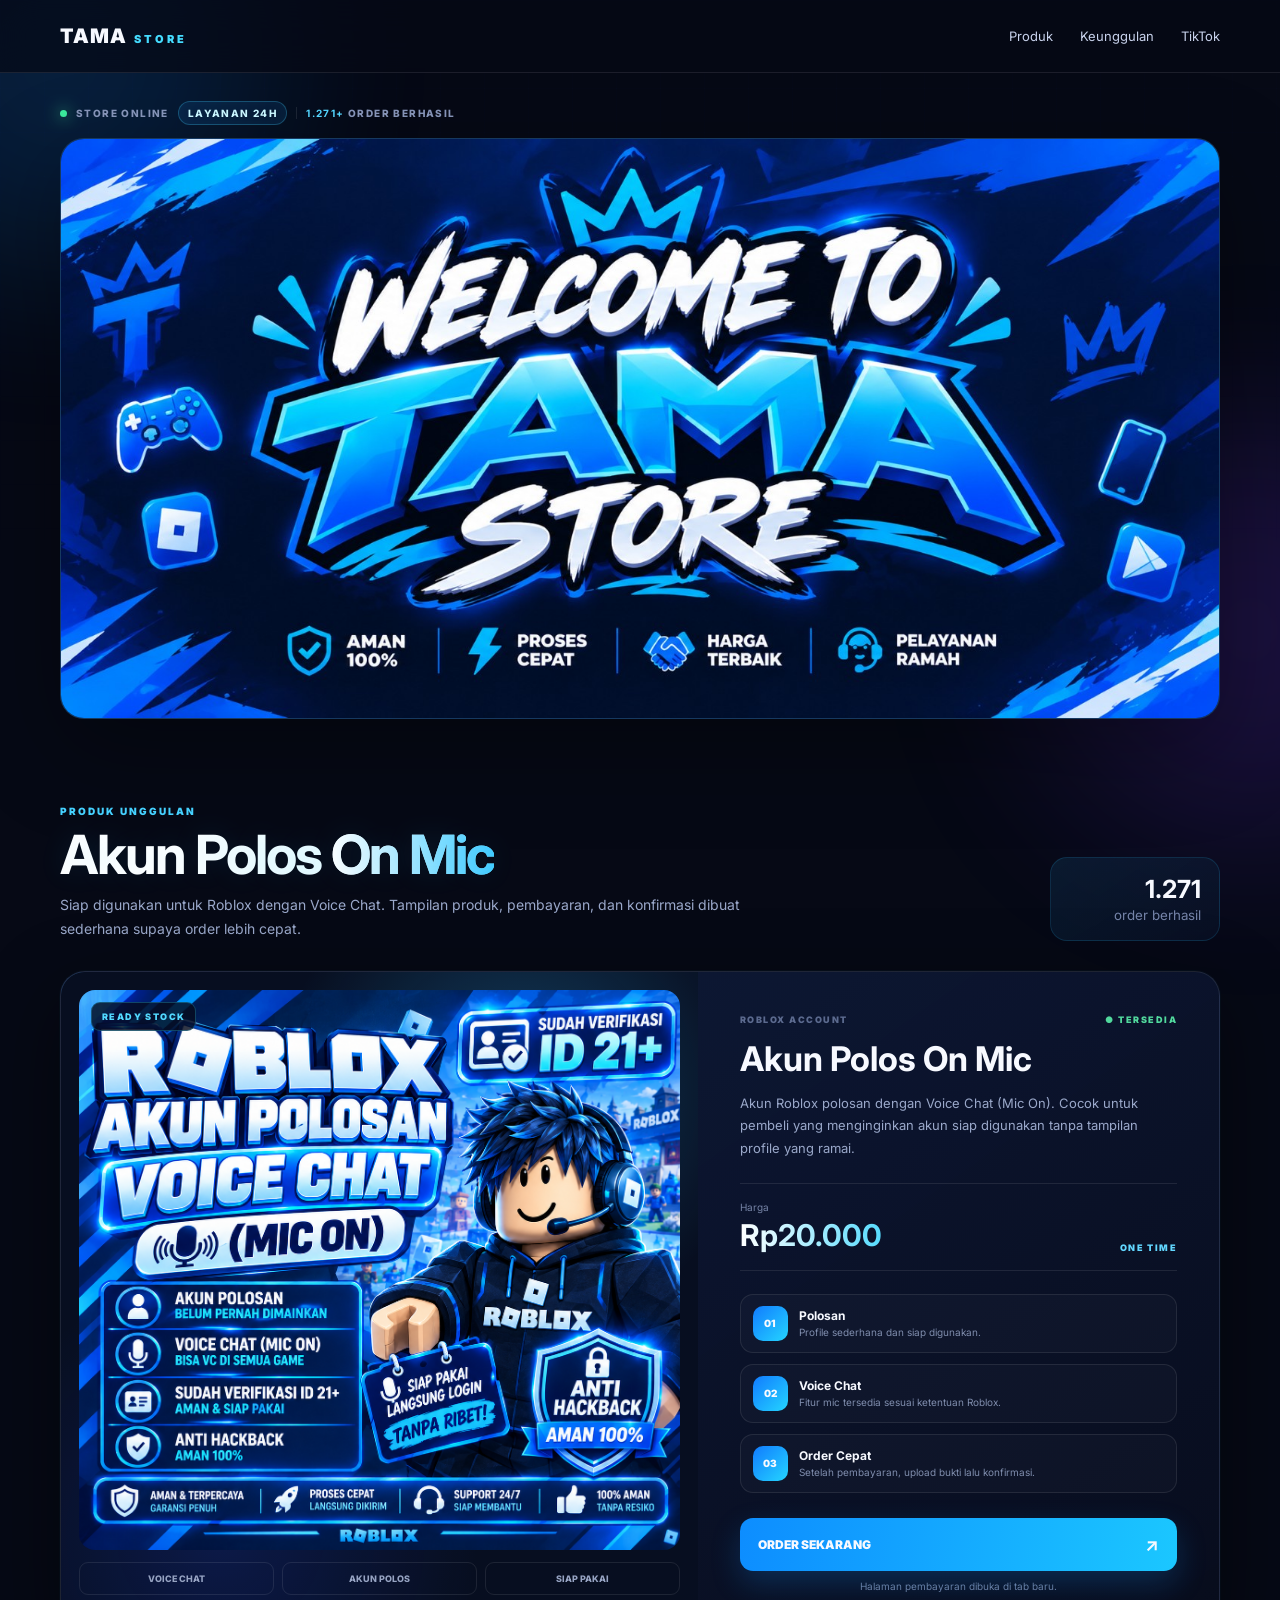
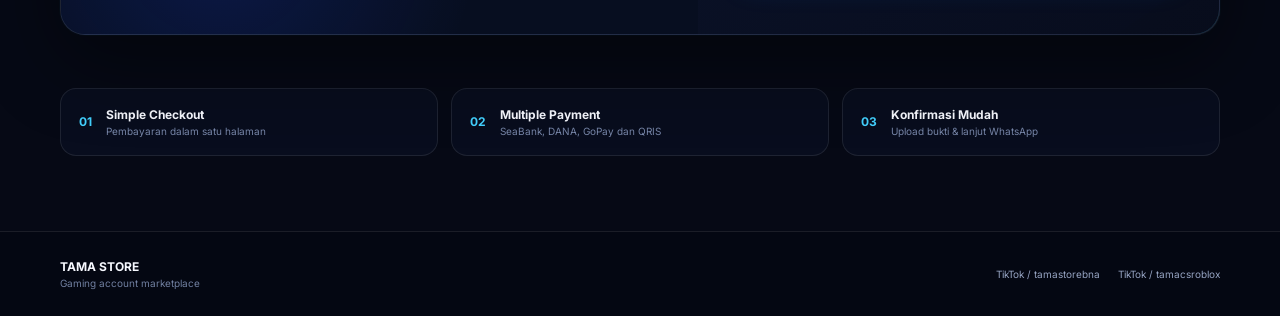
<file: index.html>
<!doctype html>
<html lang="id">
<head>
  <meta charset="utf-8">
  <meta name="viewport" content="width=device-width,initial-scale=1">
  <meta name="theme-color" content="#070b1a">
  <meta name="description" content="TAMA STORE — Akun Roblox Polos On Mic">
  <title>TAMA STORE — Akun Polos On Mic</title>
  <link rel="preconnect" href="https://fonts.googleapis.com">
  <link rel="preconnect" href="https://fonts.gstatic.com" crossorigin>
  <link href="https://fonts.googleapis.com/css2?family=Inter:wght@400;500;600;700;800;900&display=swap" rel="stylesheet">
  <link rel="stylesheet" href="style.css">
</head>
<body>
<div class="bg-orb orb-a"></div><div class="bg-orb orb-b"></div><div class="bg-grid"></div>

<header class="topbar">
  <div class="container topbar-in">
    <a class="wordmark" href="index.html" aria-label="TAMA STORE">
      <span class="wordmark-main">TAMA</span><span class="wordmark-sub">STORE</span>
    </a>
    <div class="desktop-nav">
      <a href="#produk">Produk</a><a href="#keunggulan">Keunggulan</a>
      <a href="https://www.tiktok.com/@tamastorebna" target="_blank" rel="noopener">TikTok</a>
    </div>
    <button class="hamburger" id="menuBtn" aria-label="Buka menu" aria-expanded="false">
      <i></i><i></i><i></i>
    </button>
  </div>
  <nav class="mobile-menu" id="mobileMenu">
    <a href="#produk">Produk</a>
    <a href="#keunggulan">Keunggulan</a>
    <a href="https://www.tiktok.com/@tamastorebna" target="_blank" rel="noopener">TikTok @tamastorebna</a>
    <a href="https://www.tiktok.com/@tamacsroblox" target="_blank" rel="noopener">TikTok @tamacsroblox</a>
    <a href="order.html" target="_blank" rel="noopener">Pembayaran</a>
  </nav>
</header>

<main>
  <section class="container hero">
    <div class="hero-meta">
      <span class="live-dot"></span>
      <span>STORE ONLINE</span>
      <span class="service-24">LAYANAN 24H</span>
      <span class="meta-divider"></span>
      <span><b>1.271+</b> order berhasil</span>
    </div>
    <div class="banner-frame">
      <img src="assets/banner.png" alt="TAMA STORE" class="hero-banner">
    </div>
  </section>

  <section class="container product-section" id="produk">
    <div class="section-kicker">PRODUK UNGGULAN</div>
    <div class="section-head">
      <div>
        <h1 class="animated-title">Akun Polos <span>On Mic</span></h1>
        <p>Siap digunakan untuk Roblox dengan Voice Chat. Tampilan produk, pembayaran, dan konfirmasi dibuat sederhana supaya order lebih cepat.</p>
      </div>
      <div class="order-stat"><strong>1.271</strong><small>order berhasil</small></div>
    </div>

    <article class="product-grid">
      <div class="product-visual">
        <div class="product-badge">READY STOCK</div>
        <img src="assets/product.png" alt="Roblox Akun Polosan Voice Chat">
        <div class="visual-strip">
          <span>VOICE CHAT</span><span>AKUN POLOS</span><span>SIAP PAKAI</span>
        </div>
      </div>
      <div class="product-copy">
        <div class="copy-top">
          <span class="mini-label">ROBLOX ACCOUNT</span>
          <span class="rating">● TERSEDIA</span>
        </div>
        <h2>Akun Polos On Mic</h2>
        <p class="copy-desc">Akun Roblox polosan dengan Voice Chat (Mic On). Cocok untuk pembeli yang menginginkan akun siap digunakan tanpa tampilan profile yang ramai.</p>

        <div class="price-box">
          <div><small>Harga</small><strong>Rp20.000</strong></div>
          <span>ONE TIME</span>
        </div>

        <div class="feature-list" id="keunggulan">
          <div><div class="feature-icon">01</div><div><b>Polosan</b><small>Profile sederhana dan siap digunakan.</small></div></div>
          <div><div class="feature-icon">02</div><div><b>Voice Chat</b><small>Fitur mic tersedia sesuai ketentuan Roblox.</small></div></div>
          <div><div class="feature-icon">03</div><div><b>Order Cepat</b><small>Setelah pembayaran, upload bukti lalu konfirmasi.</small></div></div>
        </div>

        <a href="order.html" target="_blank" rel="noopener" class="primary-btn">
          <span>ORDER SEKARANG</span><b>↗</b>
        </a>
        <div class="microcopy">Halaman pembayaran dibuka di tab baru.</div>
      </div>
    </article>
  </section>

  <section class="container trust-row">
    <div class="trust-item"><strong>01</strong><div><b>Simple Checkout</b><small>Pembayaran dalam satu halaman</small></div></div>
    <div class="trust-item"><strong>02</strong><div><b>Multiple Payment</b><small>SeaBank, DANA, GoPay dan QRIS</small></div></div>
    <div class="trust-item"><strong>03</strong><div><b>Konfirmasi Mudah</b><small>Upload bukti & lanjut WhatsApp</small></div></div>
  </section>
</main>

<footer class="footer">
  <div class="container footer-in">
    <div><strong>TAMA STORE</strong><span>Gaming account marketplace</span></div>
    <div class="socials">
      <a href="https://www.tiktok.com/@tamastorebna" target="_blank" rel="noopener">TikTok / tamastorebna</a>
      <a href="https://www.tiktok.com/@tamacsroblox" target="_blank" rel="noopener">TikTok / tamacsroblox</a>
    </div>
  </div>
</footer>

<script src="script.js"></script>
</body>
</html>
</file>
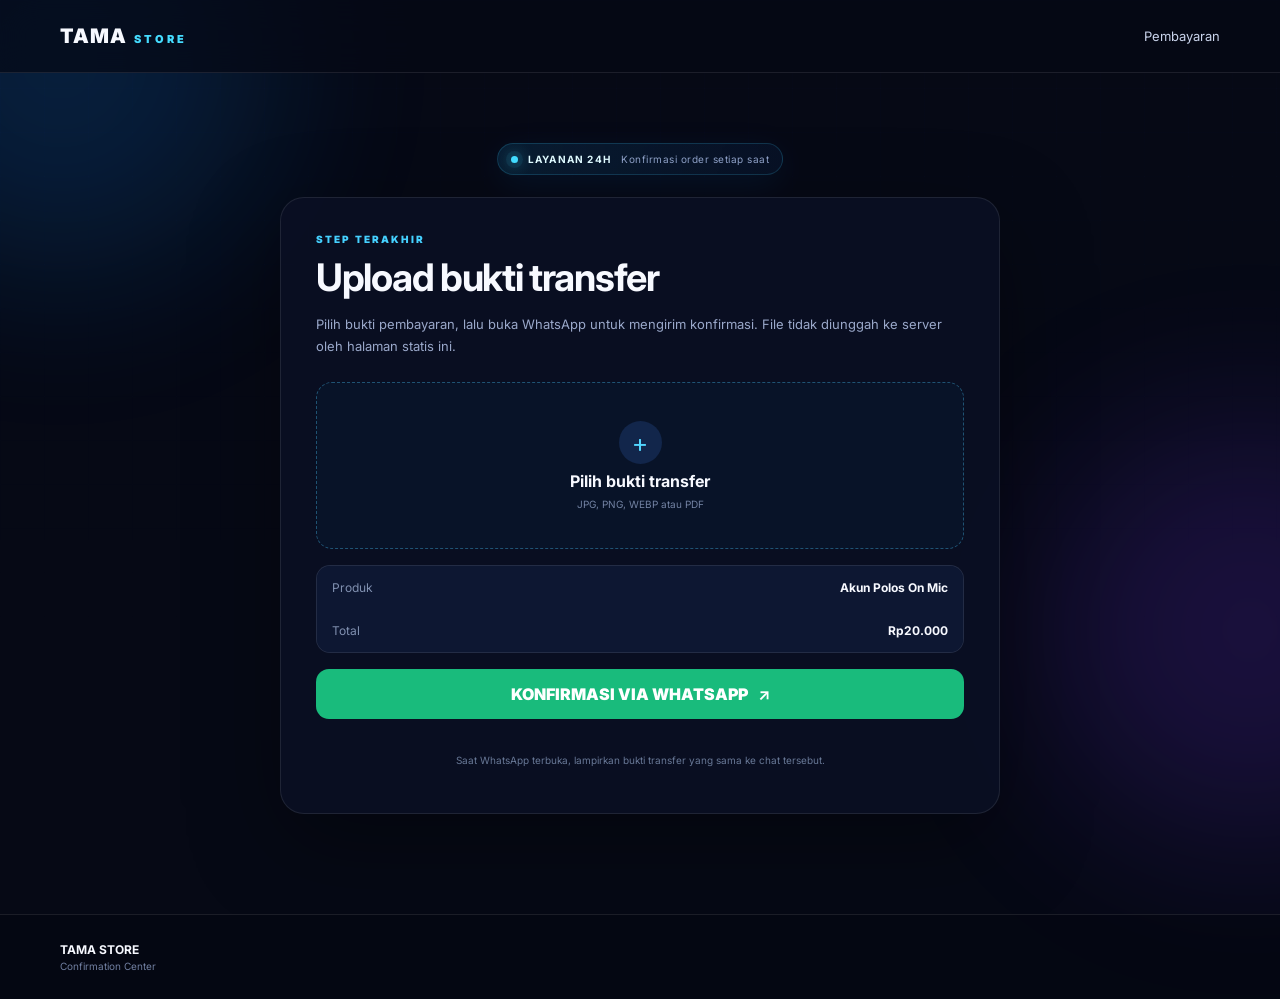
<file: confirmation.html>
<!doctype html>
<html lang="id">
<head>
  <meta charset="utf-8">
  <meta name="viewport" content="width=device-width,initial-scale=1">
  <meta name="theme-color" content="#070b1a">
  <title>Konfirmasi — TAMA STORE</title>
  <link rel="preconnect" href="https://fonts.googleapis.com">
  <link rel="preconnect" href="https://fonts.gstatic.com" crossorigin>
  <link href="https://fonts.googleapis.com/css2?family=Inter:wght@400;500;600;700;800;900&display=swap" rel="stylesheet">
  <link rel="stylesheet" href="style.css">
</head>
<body>
<div class="bg-orb orb-a"></div><div class="bg-orb orb-b"></div><div class="bg-grid"></div>
<header class="topbar"><div class="container topbar-in">
  <a class="wordmark" href="index.html"><span class="wordmark-main">TAMA</span><span class="wordmark-sub">STORE</span></a>
  <a class="top-link" href="order.html">Pembayaran</a>
</div></header>

<main class="container confirm-wrap">
  <div class="service-banner"><span class="service-pulse"></span><b>LAYANAN 24H</b><span>Konfirmasi order setiap saat</span></div>
  <section class="confirm-card">
    <div class="section-kicker">STEP TERAKHIR</div>
    <h1>Upload bukti transfer</h1>
    <p class="confirm-copy">Pilih bukti pembayaran, lalu buka WhatsApp untuk mengirim konfirmasi. File tidak diunggah ke server oleh halaman statis ini.</p>

    <label class="upload-box">
      <input id="proofFile" type="file" accept="image/*,.pdf">
      <span class="upload-mark">+</span>
      <b>Pilih bukti transfer</b>
      <small>JPG, PNG, WEBP atau PDF</small>
    </label>

    <div class="file-preview hidden" id="preview"></div>

    <div class="confirm-summary">
      <div><span>Produk</span><b>Akun Polos On Mic</b></div>
      <div><span>Total</span><b>Rp20.000</b></div>
    </div>

    <button class="wa-btn" id="waBtn">KONFIRMASI VIA WHATSAPP <b>↗</b></button>
    <div class="toast" id="uploadStatus" aria-live="polite"></div>
    <p class="note">Saat WhatsApp terbuka, lampirkan bukti transfer yang sama ke chat tersebut.</p>
  </section>
</main>

<footer class="footer"><div class="container footer-in"><div><strong>TAMA STORE</strong><span>Confirmation Center</span></div></div></footer>
<script src="script.js"></script>
</body>
</html>
</file>
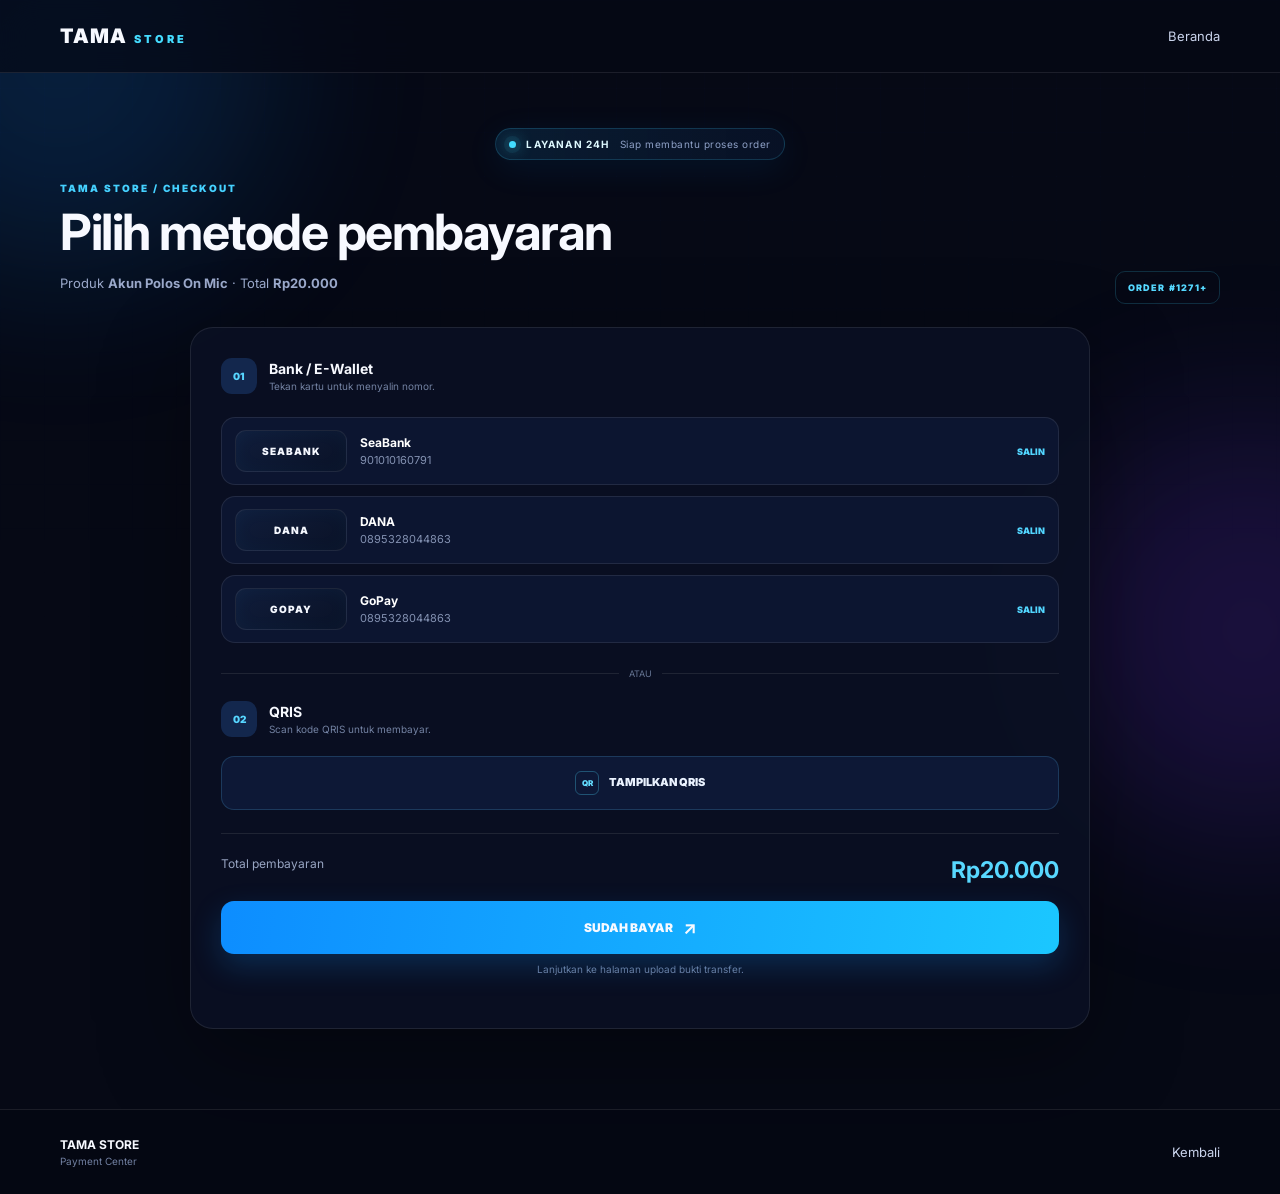
<file: order.html>
<!doctype html>
<html lang="id">
<head>
  <meta charset="utf-8">
  <meta name="viewport" content="width=device-width,initial-scale=1">
  <meta name="theme-color" content="#070b1a">
  <title>Pembayaran — TAMA STORE</title>
  <link rel="preconnect" href="https://fonts.googleapis.com">
  <link rel="preconnect" href="https://fonts.gstatic.com" crossorigin>
  <link href="https://fonts.googleapis.com/css2?family=Inter:wght@400;500;600;700;800;900&display=swap" rel="stylesheet">
  <link rel="stylesheet" href="style.css">
</head>
<body>
<div class="bg-orb orb-a"></div><div class="bg-orb orb-b"></div><div class="bg-grid"></div>

<header class="topbar">
  <div class="container topbar-in">
    <a class="wordmark" href="index.html"><span class="wordmark-main">TAMA</span><span class="wordmark-sub">STORE</span></a>
    <a class="top-link" href="index.html">Beranda</a>
  </div>
</header>

<main class="container checkout">
  <div class="service-banner"><span class="service-pulse"></span><b>LAYANAN 24H</b><span>Siap membantu proses order</span></div>
  <div class="checkout-head">
    <div>
      <div class="section-kicker">TAMA STORE / CHECKOUT</div>
      <h1>Pilih metode pembayaran</h1>
      <p>Produk <b>Akun Polos On Mic</b> · Total <b>Rp20.000</b></p>
    </div>
    <div class="secure-chip">ORDER #1271+</div>
  </div>

  <div class="payment-card">
    <div class="step-title"><span>01</span><div><b>Bank / E-Wallet</b><small>Tekan kartu untuk menyalin nomor.</small></div></div>

    <div class="methods">
      <button class="pay-method" data-copy="901010160791">
        <span class="method-name">SEABANK</span>
        <span class="pay-info"><b>SeaBank</b><small>901010160791</small></span><em>SALIN</em>
      </button>
      <button class="pay-method" data-copy="0895328044863">
        <span class="method-name">DANA</span>
        <span class="pay-info"><b>DANA</b><small>0895328044863</small></span><em>SALIN</em>
      </button>
      <button class="pay-method" data-copy="0895328044863">
        <span class="method-name">GOPAY</span>
        <span class="pay-info"><b>GoPay</b><small>0895328044863</small></span><em>SALIN</em>
      </button>
    </div>

    <div class="or-line"><span>ATAU</span></div>

    <div class="step-title"><span>02</span><div><b>QRIS</b><small>Scan kode QRIS untuk membayar.</small></div></div>
    <button class="qris-toggle" id="qrisBtn"><span class="qris-mini">QR</span> TAMPILKAN QRIS</button>
    <div class="qris-card hidden" id="qrisCard">
      <div class="qris-head"><span class="qris-symbol">QR</span><div><b>QRIS</b><small>PEMBAYARAN</small></div></div>
      <img src="assets/qris.jpg" alt="QRIS TAMA STORE">
      <p>Pastikan nama penerima sesuai sebelum menyelesaikan transaksi.</p>
    </div>

    <div class="checkout-total"><span>Total pembayaran</span><b>Rp20.000</b></div>

    <a href="confirmation.html" target="_blank" rel="noopener" class="primary-btn center">SUDAH BAYAR <b>↗</b></a>
    <div class="microcopy center-text">Lanjutkan ke halaman upload bukti transfer.</div>
    <div class="toast" id="toast" aria-live="polite"></div>
  </div>
</main>

<footer class="footer"><div class="container footer-in"><div><strong>TAMA STORE</strong><span>Payment Center</span></div><a class="top-link" href="index.html">Kembali</a></div></footer>
<script src="script.js"></script>
</body>
</html>
</file>
<file: style.css>
*{box-sizing:border-box}
:root{
--bg:#060915;--panel:#0b1124;--panel2:#0e1731;--text:#f7f9ff;--muted:#9aa8ca;
--blue:#16a7ff;--blue2:#45dcff;--purple:#8d58ff;--line:rgba(255,255,255,.09);
--max:1160px;--shadow:0 30px 90px rgba(0,0,0,.34)
}
html{scroll-behavior:smooth}
body{margin:0;background:var(--bg);color:var(--text);font-family:Inter,Arial,sans-serif;overflow-x:hidden}
a{text-decoration:none;color:inherit}button,input{font:inherit}.container{width:min(var(--max),92%);margin:auto}
.bg-grid{position:fixed;inset:0;pointer-events:none;opacity:.28;background-image:linear-gradient(rgba(90,136,255,.05) 1px,transparent 1px),linear-gradient(90deg,rgba(90,136,255,.05) 1px,transparent 1px);background-size:44px 44px;mask-image:linear-gradient(to bottom,#000,transparent 82%);z-index:-2}
.bg-orb{position:fixed;width:420px;height:420px;filter:blur(90px);border-radius:50%;opacity:.17;pointer-events:none;z-index:-1}.orb-a{background:#0d8dff;top:-150px;left:-150px}.orb-b{background:#7a37ff;right:-180px;top:420px}
.topbar{position:sticky;top:0;z-index:50;background:rgba(6,9,21,.72);backdrop-filter:blur(18px);border-bottom:1px solid var(--line)}
.topbar-in{height:72px;display:flex;align-items:center;justify-content:space-between}.wordmark{display:flex;align-items:baseline;gap:7px;font-weight:900;letter-spacing:1px}.wordmark-main{font-size:20px}.wordmark-sub{font-size:11px;letter-spacing:3px;color:var(--blue2)}
.desktop-nav{display:flex;gap:27px;font-size:13px;color:#c8d2ec}.desktop-nav a:hover,.top-link:hover{color:#fff}
.top-link{color:#cad4ec;font-size:13px}
.hamburger{display:none;width:42px;height:42px;border:1px solid var(--line);background:#0b1228;border-radius:12px;padding:10px}.hamburger i{display:block;height:2px;width:20px;background:#dce7ff;margin:4px auto;border-radius:5px}.mobile-menu{display:none}
.hero{padding:28px 0 10px}.hero-meta{display:flex;align-items:center;gap:9px;color:#8593b7;text-transform:uppercase;letter-spacing:1.4px;font-size:10px;font-weight:800;margin-bottom:13px}.hero-meta b{color:#54d6ff}.live-dot{width:7px;height:7px;background:#3be89b;border-radius:50%;box-shadow:0 0 15px #3be89b}.meta-divider{width:1px;height:12px;background:var(--line)}
.banner-frame{overflow:hidden;border-radius:24px;border:1px solid rgba(70,174,255,.25);box-shadow:var(--shadow);background:#07112a}.hero-banner{width:100%;display:block}
.product-section{padding:76px 0 25px}.section-kicker{font-size:10px;letter-spacing:2px;color:#45d1ff;font-weight:900}.section-head{display:flex;justify-content:space-between;gap:30px;align-items:end}.section-head h1{font-size:clamp(32px,4.4vw,54px);line-height:1.02;margin:10px 0 11px;letter-spacing:-2px}.section-head h1 span{background:linear-gradient(90deg,#fff,#42ccff);-webkit-background-clip:text;color:transparent}.section-head p{max-width:690px;color:var(--muted);line-height:1.7;font-size:14px;margin:0}.order-stat{min-width:170px;padding:16px 18px;border:1px solid rgba(43,191,255,.15);background:linear-gradient(145deg,rgba(19,67,103,.3),rgba(10,18,39,.7));border-radius:17px;text-align:right}.order-stat strong{display:block;font-size:25px}.order-stat small{color:#7685aa}
.product-grid{display:grid;grid-template-columns:1.1fr .9fr;margin-top:30px;border:1px solid var(--line);border-radius:25px;background:linear-gradient(145deg,rgba(17,31,68,.84),rgba(8,13,29,.96));box-shadow:var(--shadow);overflow:hidden}.product-visual{position:relative;padding:18px;background:radial-gradient(circle at 70% 20%,rgba(49,134,255,.25),transparent 45%),#080f23}.product-visual img{width:100%;display:block;border-radius:16px}.product-badge{position:absolute;z-index:2;left:30px;top:30px;padding:8px 10px;border-radius:9px;background:rgba(6,12,30,.82);border:1px solid rgba(51,215,255,.27);font-size:9px;font-weight:900;letter-spacing:1.4px;color:#52d9ff}.visual-strip{display:grid;grid-template-columns:repeat(3,1fr);gap:8px;margin-top:12px}.visual-strip span{text-align:center;border:1px solid var(--line);padding:10px 4px;border-radius:9px;font-size:9px;font-weight:800;color:#96a3c2}
.product-copy{padding:42px}.copy-top{display:flex;justify-content:space-between;gap:15px;align-items:center}.mini-label,.rating{font-size:9px;letter-spacing:1.5px;font-weight:900}.mini-label{color:#5b6a8e}.rating{color:#51d89d}.product-copy h2{font-size:34px;margin:13px 0 10px}.copy-desc{color:var(--muted);font-size:13px;line-height:1.75}.price-box{display:flex;justify-content:space-between;align-items:end;padding:17px 0;border-top:1px solid var(--line);border-bottom:1px solid var(--line);margin:23px 0}.price-box small{display:block;color:#7684a7;font-size:10px;margin-bottom:4px}.price-box strong{font-size:30px}.price-box>span{font-size:9px;color:#62d7ff;letter-spacing:1.4px;font-weight:900}
.feature-list{display:grid;gap:11px;margin:0 0 25px}.feature-list>div{display:flex;gap:11px;align-items:center;padding:11px 12px;background:rgba(255,255,255,.025);border:1px solid var(--line);border-radius:13px}.feature-icon{min-width:35px;height:35px;display:grid;place-items:center;border-radius:10px;background:linear-gradient(135deg,#117bff,#24d5ff);font-size:10px;font-weight:900}.feature-list b{display:block;font-size:12px}.feature-list small{display:block;color:#7f8dad;margin-top:3px;font-size:10px}
.primary-btn{display:flex;justify-content:space-between;align-items:center;width:100%;padding:16px 18px;border-radius:13px;background:linear-gradient(100deg,#0d8dff,#1bc7ff);box-shadow:0 12px 30px rgba(17,146,255,.22);font-size:12px;font-weight:900}.primary-btn b{font-size:18px}.microcopy{font-size:10px;color:#6f7e9f;text-align:center;margin-top:9px}.center{justify-content:center;gap:10px}.center-text{text-align:center}
.trust-row{display:grid;grid-template-columns:repeat(3,1fr);gap:13px;padding:28px 0 75px}.trust-item{display:flex;gap:14px;align-items:center;padding:18px;border:1px solid var(--line);background:rgba(11,17,36,.62);border-radius:16px}.trust-item>strong{font-size:12px;color:#43d2ff}.trust-item b{display:block;font-size:12px}.trust-item small{display:block;color:#7887a9;font-size:10px;margin-top:3px}
.footer{border-top:1px solid var(--line);background:rgba(4,7,17,.55)}.footer-in{min-height:84px;display:flex;justify-content:space-between;align-items:center;gap:20px}.footer strong{display:block;font-size:12px}.footer span{display:block;color:#7180a1;font-size:10px;margin-top:3px}.socials{display:flex;gap:18px;font-size:10px;color:#96a4c2}
.checkout{padding:55px 0 80px}.checkout-head{display:flex;justify-content:space-between;align-items:end;gap:20px;margin-bottom:23px}.checkout-head h1{font-size:clamp(30px,4vw,50px);letter-spacing:-1.5px;margin:8px 0}.checkout-head p{color:var(--muted);font-size:13px}.secure-chip{padding:10px 12px;border:1px solid rgba(63,213,255,.18);border-radius:10px;color:#55d8ff;font-size:9px;font-weight:900;letter-spacing:1.2px}
.payment-card{max-width:900px;margin:auto;padding:30px;border:1px solid var(--line);border-radius:23px;background:rgba(10,16,35,.9);box-shadow:var(--shadow)}.step-title{display:flex;gap:12px;align-items:center}.step-title>span{min-width:36px;height:36px;display:grid;place-items:center;border-radius:11px;background:#13274d;color:#57d6ff;font-size:10px;font-weight:900}.step-title b{display:block;font-size:14px}.step-title small{display:block;color:#7382a3;font-size:10px;margin-top:3px}.methods{display:grid;gap:11px;margin:23px 0 25px}.pay-method{display:grid;grid-template-columns:86px 1fr auto;align-items:center;gap:13px;width:100%;border:1px solid var(--line);background:#0c1530;color:#fff;border-radius:14px;padding:12px 13px;text-align:left;cursor:pointer}.pay-method:hover{border-color:rgba(70,190,255,.42);background:#0f1b3b}.brand-logo{height:38px;display:grid;place-items:center;border-radius:10px;font-size:10px;font-weight:900;letter-spacing:.5px}.brand-logo.sea{background:linear-gradient(135deg,#008ac9,#25cee8)}.brand-logo.dana{background:#1587f0}.brand-logo.gopay{background:#00a5dc;font-size:13px}.pay-info b{display:block;font-size:12px}.pay-info small{display:block;color:#8391b1;font-size:11px;margin-top:3px}.pay-method em{font-style:normal;font-size:9px;color:#52d6ff;font-weight:900}.or-line{display:flex;gap:10px;align-items:center;color:#667594;font-size:9px;margin:22px 0}.or-line:before,.or-line:after{content:"";height:1px;background:var(--line);flex:1}
.qris-toggle{width:100%;padding:14px;border:1px solid rgba(89,195,255,.19);background:#0d1836;color:#eaf2ff;border-radius:13px;margin-top:19px;font-weight:900;font-size:11px;cursor:pointer}.qris-mini{display:inline-grid;place-items:center;width:27px;height:27px;margin-right:8px;border-radius:7px;border:1px solid #4fcfff;font-size:8px;vertical-align:middle}.qris-card{margin-top:14px;padding:14px;border-radius:16px;background:#fff}.qris-card img{display:block;width:min(100%,430px);margin:auto;border-radius:8px}.qris-card p{margin:10px 3px 0;text-align:center;color:#555;font-size:10px}.qris-head{display:flex;justify-content:center;align-items:center;gap:8px;color:#111;margin-bottom:12px}.qris-symbol{border:2px solid #111;padding:4px 6px;border-radius:5px;font-size:9px;font-weight:900}.qris-head b{display:block;font-size:17px}.qris-head small{display:block;font-size:7px;color:#555;letter-spacing:1.2px}.hidden{display:none}
.checkout-total{display:flex;justify-content:space-between;padding:22px 0 17px;margin-top:23px;border-top:1px solid var(--line);color:#98a5c3;font-size:12px}.checkout-total b{font-size:23px;color:#58d8ff}
.toast{height:15px;text-align:center;color:#4fe3a1;font-size:10px;margin-top:8px}
.confirm-wrap{padding:70px 0 100px}.confirm-card{max-width:720px;margin:auto;padding:35px;border-radius:24px;border:1px solid var(--line);background:rgba(10,16,35,.92);box-shadow:var(--shadow)}.confirm-card h1{font-size:38px;letter-spacing:-1.3px;margin:9px 0}.confirm-copy{color:var(--muted);font-size:13px;line-height:1.7}.upload-box{position:relative;display:grid;place-items:center;text-align:center;gap:7px;margin:25px 0 14px;padding:38px 16px;border:1px dashed rgba(74,203,255,.35);border-radius:16px;background:rgba(23,162,255,.035);cursor:pointer}.upload-box input{position:absolute;inset:0;opacity:0;cursor:pointer}.upload-mark{width:43px;height:43px;display:grid;place-items:center;border-radius:50%;background:#12264b;color:#52d6ff;font-size:25px}.upload-box small{color:#7282a3;font-size:10px}.file-preview{padding:10px;border-radius:14px;background:#fff;margin-bottom:15px;text-align:center;color:#222;font-size:11px}.file-preview img{display:block;max-width:100%;max-height:400px;margin:auto;border-radius:8px}.confirm-summary{border:1px solid var(--line);border-radius:14px;overflow:hidden;margin:16px 0;background:#0d1732}.confirm-summary div{display:flex;justify-content:space-between;padding:14px 15px;background:#0d1732;font-size:12px}.confirm-summary span{color:#8090b0}.wa-btn{width:100%;padding:15px;border:0;border-radius:13px;background:#19bb7c;color:#fff;font-weight:900;cursor:pointer}.wa-btn b{font-size:16px;margin-left:7px}.note{color:#687896;text-align:center;font-size:10px;line-height:1.6}
@media(max-width:900px){.desktop-nav{display:none}.hamburger{display:block}.mobile-menu{position:absolute;right:4%;top:67px;width:250px;padding:9px;background:rgba(8,13,30,.98);border:1px solid var(--line);border-radius:15px;box-shadow:var(--shadow)}.mobile-menu.open{display:grid}.mobile-menu a{padding:12px 13px;border-radius:9px;font-size:12px;color:#cbd6f2}.mobile-menu a:hover{background:#121e3f;color:#fff}.product-grid{grid-template-columns:1fr}.product-copy{padding:28px}.section-head{align-items:start}.order-stat{min-width:140px}.trust-row{grid-template-columns:1fr}}
@media(max-width:620px){.topbar-in{height:65px}.hero{padding-top:18px}.hero-meta{font-size:8px}.banner-frame{border-radius:17px}.product-section{padding-top:52px}.section-head{display:grid}.order-stat{text-align:left;width:max-content}.product-copy h2{font-size:28px}.product-visual{padding:10px}.product-badge{left:20px;top:20px}.trust-row{padding-bottom:55px}.footer-in{display:grid;padding:20px 0}.socials{display:grid;gap:8px}.checkout{padding-top:36px}.checkout-head{display:grid}.secure-chip{width:max-content}.payment-card,.confirm-card{padding:20px}.pay-method{grid-template-columns:72px 1fr auto}.brand-logo{font-size:8px}.confirm-card h1{font-size:30px}.checkout-total b{font-size:20px}}

/* TAMA STORE v5 visual upgrade */
:root{--cyan:#39d7ff;--ice:#eefaff;--deep:#050b19}
.service-24{padding:5px 9px;border:1px solid rgba(64,213,255,.28);border-radius:999px;background:rgba(24,137,255,.09);color:#c9f6ff;box-shadow:inset 0 0 16px rgba(57,215,255,.05)}
.animated-title{position:relative;display:inline-block;background:linear-gradient(110deg,#fff 10%,#dff9ff 28%,#37cfff 45%,#fff 57%,#66dcff 73%,#fff 90%);background-size:260% auto;-webkit-background-clip:text;background-clip:text;color:transparent;animation:titleShine 4.2s linear infinite;text-shadow:0 0 28px rgba(48,201,255,.10)}
@keyframes titleShine{to{background-position:260% center}}
.product-grid{position:relative;box-shadow:0 25px 80px rgba(0,0,0,.45),0 0 0 1px rgba(47,203,255,.03)}
.product-grid:before{content:"";position:absolute;inset:-1px;border-radius:26px;padding:1px;background:linear-gradient(120deg,rgba(71,214,255,.35),transparent 30%,rgba(255,255,255,.09) 52%,transparent 72%,rgba(71,214,255,.22));-webkit-mask:linear-gradient(#000 0 0) content-box,linear-gradient(#000 0 0);-webkit-mask-composite:xor;mask-composite:exclude;pointer-events:none;animation:borderFlow 7s linear infinite}
@keyframes borderFlow{to{filter:hue-rotate(20deg)}}
.product-visual{background:radial-gradient(circle at 72% 18%,rgba(49,184,255,.28),transparent 34%),radial-gradient(circle at 25% 85%,rgba(32,76,255,.18),transparent 35%),#070e20}
.product-visual img{transition:transform .55s ease,filter .55s ease}.product-grid:hover .product-visual img{transform:scale(1.018);filter:saturate(1.05)}
.price-box strong{background:linear-gradient(90deg,#fff,#45d8ff,#fff);background-size:220% auto;-webkit-background-clip:text;color:transparent;animation:titleShine 4s linear infinite}
.primary-btn{position:relative;overflow:hidden}.primary-btn:before{content:"";position:absolute;top:-80%;left:-45%;width:32%;height:260%;background:linear-gradient(90deg,transparent,rgba(255,255,255,.28),transparent);transform:rotate(20deg);animation:btnSweep 3.8s ease-in-out infinite}.primary-btn>*{position:relative;z-index:1}@keyframes btnSweep{0%,45%{left:-45%}75%,100%{left:125%}}
.service-banner{display:flex;align-items:center;gap:10px;width:max-content;max-width:100%;margin:0 auto 22px;padding:9px 13px;border:1px solid rgba(61,211,255,.18);border-radius:999px;background:linear-gradient(90deg,rgba(16,66,105,.35),rgba(9,20,43,.75));box-shadow:0 8px 35px rgba(0,145,255,.09);font-size:10px;color:#8ea0c6;letter-spacing:.5px}.service-banner b{color:#dffaff;letter-spacing:1.2px}.service-pulse{width:7px;height:7px;border-radius:50%;background:#42dcff;box-shadow:0 0 0 5px rgba(66,220,255,.07),0 0 16px #42dcff;animation:pulse24 1.8s infinite}@keyframes pulse24{50%{transform:scale(1.3);opacity:.65}}
.pay-method{grid-template-columns:112px 1fr auto!important}.method-name{display:flex;align-items:center;justify-content:center;min-height:42px;border:1px solid rgba(255,255,255,.08);border-radius:11px;background:linear-gradient(145deg,#101d3b,#0a1227);font-size:10px;font-weight:900;letter-spacing:1px;color:#f5f8ff;box-shadow:inset 0 0 20px rgba(61,198,255,.035)}
.pay-method:hover .method-name{border-color:rgba(62,212,255,.35);color:#7ee8ff}.qris-mini{display:inline-grid;place-items:center;width:24px;height:24px;border:1px solid rgba(77,218,255,.3);border-radius:6px;font-size:8px;font-weight:900;color:#64ddff}
.qris-card{box-shadow:0 20px 50px rgba(0,0,0,.25)}
@media(max-width:620px){.service-24{display:none}.service-banner{width:100%;justify-content:center;font-size:9px}.pay-method{grid-template-columns:86px 1fr auto!important}.method-name{font-size:8px}.animated-title{background-size:220% auto}}
</file>
